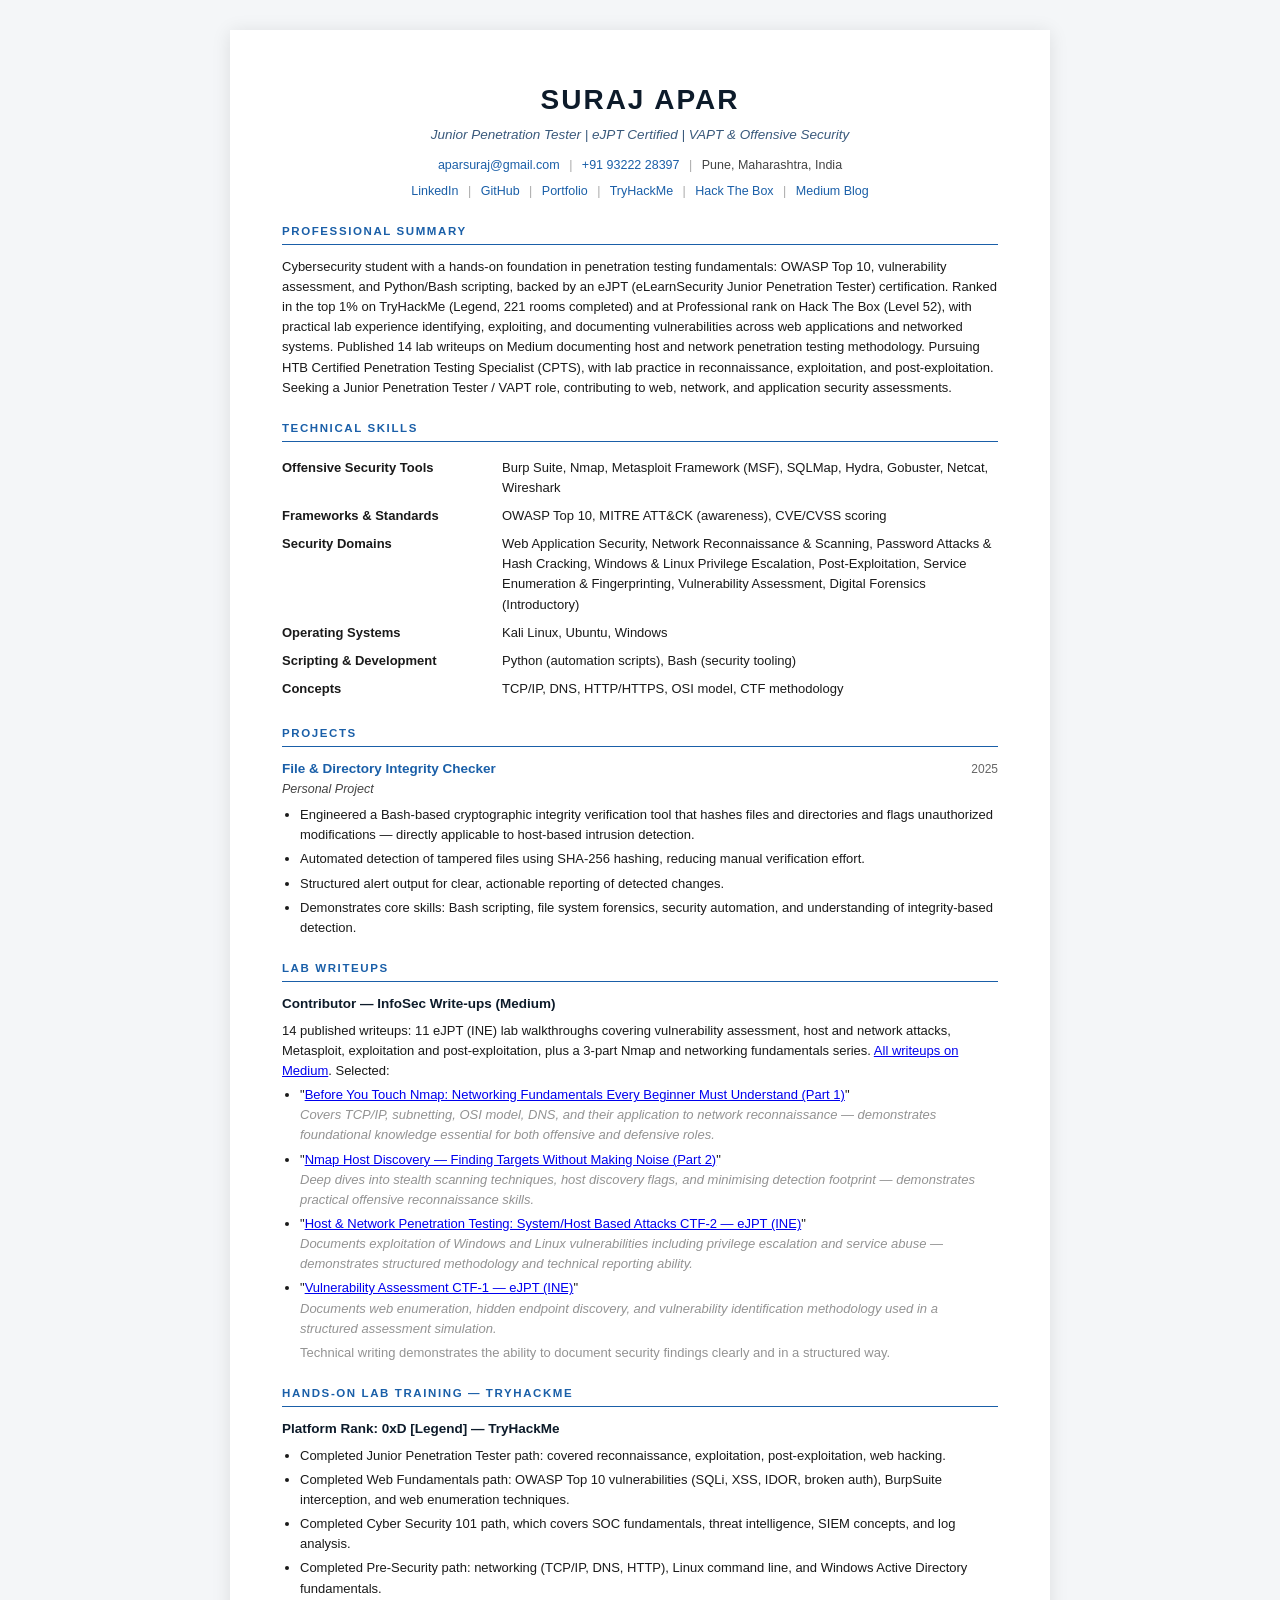
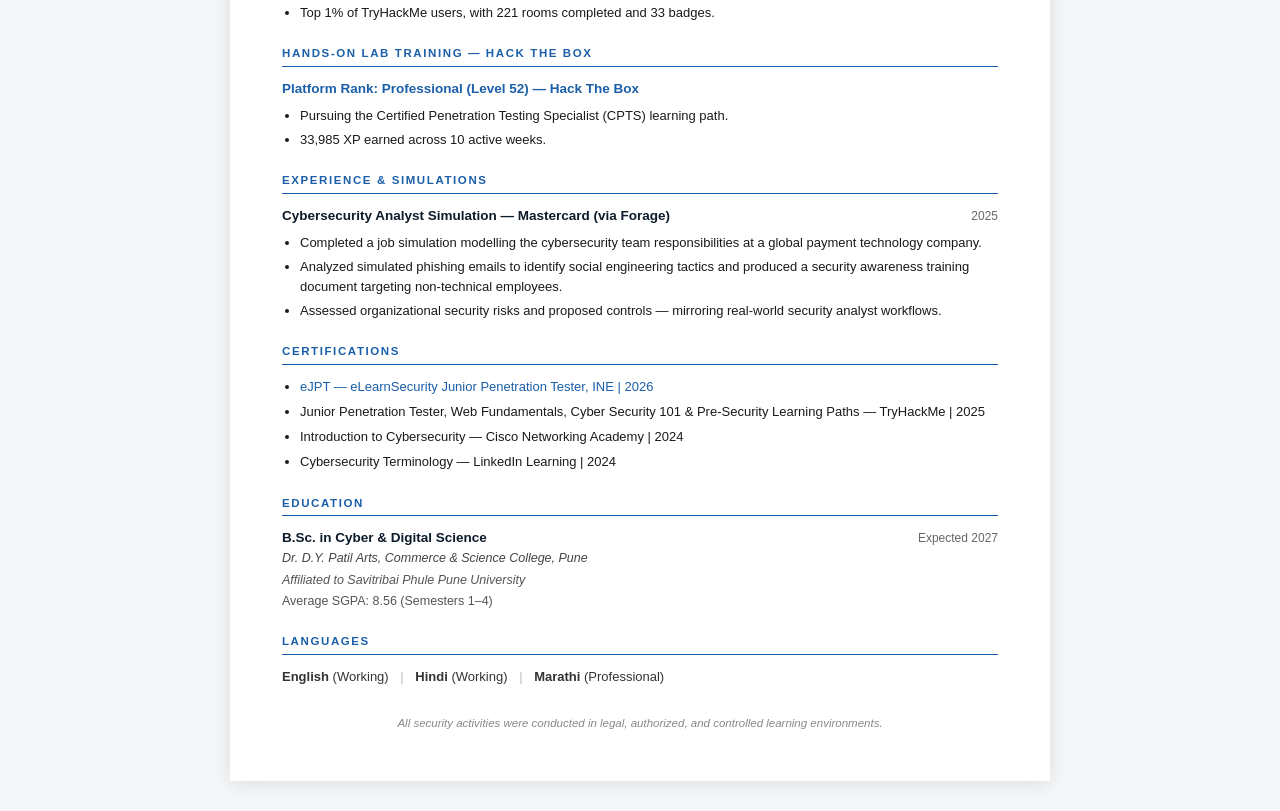
<file: resume.html>
<!DOCTYPE html>
<html lang="en">
<head>
  <meta charset="UTF-8" />
  <meta name="viewport" content="width=device-width, initial-scale=1.0" />
  <title>Suraj Apar - Cybersecurity Resume</title>
  <style>
    *, *::before, *::after { box-sizing: border-box; margin: 0; padding: 0; }

    body {
      font-family: 'Segoe UI', Arial, sans-serif;
      font-size: 14px;
      line-height: 1.55;
      color: #1a1a1a;
      background: #f4f6f8;
      padding: 30px 16px;
    }

    .page {
      max-width: 820px;
      margin: 0 auto;
      background: #fff;
      padding: 48px 52px;
      box-shadow: 0 2px 18px rgba(0,0,0,0.10);
    }

    /* ── Header ── */
    .header { text-align: center; margin-bottom: 22px; }
    .header h1 {
      font-size: 28px;
      font-weight: 700;
      letter-spacing: 2px;
      text-transform: uppercase;
      color: #0d1b2a;
      margin-bottom: 4px;
    }
    .header .subtitle {
      font-size: 13.5px;
      color: #3a5a7c;
      font-style: italic;
      margin-bottom: 10px;
    }
    .contact-line {
      font-size: 12.5px;
      color: #444;
      margin-bottom: 6px;
    }
    .contact-line a { color: #1a5fa8; text-decoration: none; }
    .contact-line a:hover { text-decoration: underline; }
    .contact-line span { margin: 0 6px; color: #aaa; }

    /* ── Section ── */
    .section { margin-top: 22px; }
    .section-title {
      font-size: 11.5px;
      font-weight: 700;
      letter-spacing: 1.6px;
      text-transform: uppercase;
      color: #1a5fa8;
      border-bottom: 1.5px solid #1a5fa8;
      padding-bottom: 3px;
      margin-bottom: 12px;
    }

    /* ── Entry block ── */
    .entry { margin-bottom: 14px; }
    .entry-header {
      display: flex;
      justify-content: space-between;
      align-items: baseline;
      flex-wrap: wrap;
      gap: 4px;
    }
    .entry-title { font-weight: 700; font-size: 13.5px; color: #0d1b2a; }
    .entry-title a { color: #1a5fa8; text-decoration: none; }
    .entry-title a:hover { text-decoration: underline; }
    .entry-org { font-size: 12.5px; color: #444; font-style: italic; }
    .entry-date { font-size: 12px; color: #666; white-space: nowrap; }

    ul.bullets {
      margin: 6px 0 0 18px;
      list-style: disc;
    }
    ul.bullets li { margin-bottom: 4px; font-size: 13px; }

    /* ── Skills grid ── */
    .skills-table { width: 100%; border-collapse: collapse; }
    .skills-table td {
      vertical-align: top;
      padding: 4px 6px 4px 0;
      font-size: 13px;
    }
    .skills-table td:first-child {
      font-weight: 700;
      color: #1a1a1a;
      white-space: nowrap;
      padding-right: 10px;
      width: 220px;
    }

    /* ── Certs ── */
    ul.certs { margin: 0 0 0 18px; list-style: disc; }
    ul.certs li { margin-bottom: 5px; font-size: 13px; }
    ul.certs a { color: #1a5fa8; text-decoration: none; }
    ul.certs a:hover { text-decoration: underline; }

    /* ── Languages ── */
    .langs { font-size: 13px; color: #333; }
    .langs span { margin: 0 8px; color: #bbb; }

    /* ── Footer disclaimer ── */
    .disclaimer {
      margin-top: 28px;
      font-size: 11.5px;
      color: #888;
      text-align: center;
      font-style: italic;
    }
  </style>
</head>
<body>
<div class="page">

  <!-- ════ HEADER ════ -->
  <div class="header">
    <h1>Suraj Apar</h1>
    <div class="subtitle">Junior Penetration Tester | eJPT Certified | VAPT &amp; Offensive Security</div>
    <div class="contact-line">
      <a href="mailto:aparsuraj@gmail.com">aparsuraj@gmail.com</a>
      <span>|</span>
      <a href="tel:+919322228397">+91 93222 28397</a>
      <span>|</span>
      Pune, Maharashtra, India
    </div>
    <div class="contact-line">
      <a href="https://linkedin.com/in/surajapar" target="_blank">LinkedIn</a>
      <span>|</span>
      <a href="https://github.com/surajapar" target="_blank">GitHub</a>
      <span>|</span>
      <a href="https://surajapar.github.io/Personal-Portfolio" target="_blank">Portfolio</a>
      <span>|</span>
      <a href="https://tryhackme.com/p/surajapar" target="_blank">TryHackMe</a>
      <span>|</span>
      <a href="https://profile.hackthebox.com/profile/019ce341-e7b7-70ae-9590-13c652988ccd" target="_blank">Hack The Box</a>
      <span>|</span>
      <a href="https://surajapar.medium.com/" target="_blank">Medium Blog</a>
    </div>
  </div>

  <!-- ════ PROFESSIONAL SUMMARY ════ -->
  <div class="section">
    <div class="section-title">Professional Summary</div>
    <p style="font-size:13px;">
      Cybersecurity student with a hands-on foundation in penetration testing fundamentals: OWASP Top 10, vulnerability assessment, and Python/Bash scripting, backed by an eJPT (eLearnSecurity Junior Penetration Tester) certification. Ranked in the top 1% on TryHackMe (Legend, 221 rooms completed) and at Professional rank on Hack The Box (Level 52), with practical lab experience identifying, exploiting, and documenting vulnerabilities across web applications and networked systems. Published 14 lab writeups on Medium documenting host and network penetration testing methodology. Pursuing HTB Certified Penetration Testing Specialist (CPTS), with lab practice in reconnaissance, exploitation, and post-exploitation. Seeking a Junior Penetration Tester / VAPT role, contributing to web, network, and application security assessments.
    </p>
  </div>

  <!-- ════ TECHNICAL SKILLS ════ -->
  <div class="section">
    <div class="section-title">Technical Skills</div>
    <table class="skills-table">
      <tr>
        <td>Offensive Security Tools</td>
        <td>Burp Suite, Nmap, Metasploit Framework (MSF), SQLMap, Hydra, Gobuster, Netcat, Wireshark</td>
      </tr>
      <tr>
        <td>Frameworks &amp; Standards</td>
        <td>OWASP Top 10, MITRE ATT&amp;CK (awareness), CVE/CVSS scoring</td>
      </tr>
      <tr>
        <td>Security Domains</td>
        <td>Web Application Security, Network Reconnaissance &amp; Scanning, Password Attacks &amp; Hash Cracking, Windows &amp; Linux Privilege Escalation, Post-Exploitation, Service Enumeration &amp; Fingerprinting, Vulnerability Assessment, Digital Forensics (Introductory)</td>
      </tr>
      <tr>
        <td>Operating Systems</td>
        <td>Kali Linux, Ubuntu, Windows</td>
      </tr>
      <tr>
        <td>Scripting &amp; Development</td>
        <td>Python (automation scripts), Bash (security tooling)</td>
      </tr>
      <tr>
        <td>Concepts</td>
        <td>TCP/IP, DNS, HTTP/HTTPS, OSI model, CTF methodology</td>
      </tr>
    </table>
  </div>

  <!-- ════ PROJECTS ════ -->
  <div class="section">
    <div class="section-title">Projects</div>
    <div class="entry">
      <div class="entry-header">
        <span class="entry-title">
          <a href="https://github.com/surajapar/integrity_checker" target="_blank">File &amp; Directory Integrity Checker</a>
        </span>
        <span class="entry-date">2025</span>
      </div>
      <div class="entry-org">Personal Project</div>
      <ul class="bullets">
        <li>Engineered a Bash-based cryptographic integrity verification tool that hashes files and directories and flags unauthorized modifications — directly applicable to host-based intrusion detection.</li>
        <li>Automated detection of tampered files using SHA-256 hashing, reducing manual verification effort.</li>
        <li>Structured alert output for clear, actionable reporting of detected changes.</li>
        <li>Demonstrates core skills: Bash scripting, file system forensics, security automation, and understanding of integrity-based detection.</li>
      </ul>
    </div>
  </div>

  <!-- ════ LAB WRITEUPS ════ -->
  <div class="section">
    <div class="section-title">Lab Writeups</div>
    <div class="entry">
      <div class="entry-header">
        <span class="entry-title">Contributor — InfoSec Write-ups (Medium)</span>
      </div>
      <ul class="bullets">
        <li style="list-style-type: none; margin-left: -18px;">14 published writeups: 11 eJPT (INE) lab walkthroughs covering vulnerability assessment, host and network attacks, Metasploit, exploitation and post-exploitation, plus a 3-part Nmap and networking fundamentals series. <a href="https://surajapar.medium.com/" target="_blank">All writeups on Medium</a>. Selected:</li>
        <li>"<a href="https://infosecwriteups.com/before-you-touch-nmap-networking-fundamentals-every-beginner-must-understand-b65ea907ca87" target="_blank">Before You Touch Nmap: Networking Fundamentals Every Beginner Must Understand (Part 1)</a>" <br> <i style="color: rgb(147, 147, 147);">Covers TCP/IP, subnetting, OSI model, DNS, and their application to network reconnaissance — demonstrates foundational knowledge essential for both offensive and defensive roles.</i></li>
        <li>"<a href="https://surajapar.medium.com/nmap-host-discovery-finding-targets-without-making-noise-part-2-8f52f35cde6a" target="_blank">Nmap Host Discovery — Finding Targets Without Making Noise (Part 2)</a>" <br> <i style="color: rgb(147, 147, 147);">Deep dives into stealth scanning techniques, host discovery flags, and minimising detection footprint — demonstrates practical offensive reconnaissance skills.</i></li>
        <li>"<a href="https://infosecwriteups.com/host-network-penetration-testing-system-host-based-attacks-ctf-2-ejpt-ine-9c11f35cbcd6" target="_blank">Host &amp; Network Penetration Testing: System/Host Based Attacks CTF-2 — eJPT (INE)</a>" <br> <i style="color: rgb(147, 147, 147);">Documents exploitation of Windows and Linux vulnerabilities including privilege escalation and service abuse — demonstrates structured methodology and technical reporting ability.</i></li>
        <li>"<a href="https://infosecwriteups.com/assessment-methodologies-vulnerability-assessment-ctf-1-ejpt-ine-f487e0b2cef5" target="_blank">Vulnerability Assessment CTF-1 — eJPT (INE)</a>" <br> <i style="color: rgb(147, 147, 147);">Documents web enumeration, hidden endpoint discovery, and vulnerability identification methodology used in a structured assessment simulation.</i></li>
        <li style="color: rgb(147, 147, 147);list-style-type: none;">Technical writing demonstrates the ability to document security findings clearly and in a structured way.</li>
      </ul>
    </div>
  </div>

  <!-- ════ TRYHACKME ════ -->
  <div class="section">
    <div class="section-title">Hands-On Lab Training — TryHackMe</div>
    <div class="entry">
      <div class="entry-header">
        <span class="entry-title">Platform Rank: 0xD [Legend] — TryHackMe</span>
      </div>
      <ul class="bullets">
        <li>Completed Junior Penetration Tester path: covered reconnaissance, exploitation, post-exploitation, web hacking.</li>
        <li>Completed Web Fundamentals path: OWASP Top 10 vulnerabilities (SQLi, XSS, IDOR, broken auth), BurpSuite interception, and web enumeration techniques.</li>
        <li>Completed Cyber Security 101 path, which covers SOC fundamentals, threat intelligence, SIEM concepts, and log analysis.</li>
        <li>Completed Pre-Security path: networking (TCP/IP, DNS, HTTP), Linux command line, and Windows Active Directory fundamentals.</li>
        <li>Top 1% of TryHackMe users, with 221 rooms completed and 33 badges.</li>
      </ul>
    </div>
  </div>

  <!-- ════ HACK THE BOX ════ -->
  <div class="section">
    <div class="section-title">Hands-On Lab Training — Hack The Box</div>
    <div class="entry">
      <div class="entry-header">
        <span class="entry-title"><a href="https://profile.hackthebox.com/profile/019ce341-e7b7-70ae-9590-13c652988ccd" target="_blank">Platform Rank: Professional (Level 52) — Hack The Box</a></span>
      </div>
      <ul class="bullets">
        <li>Pursuing the Certified Penetration Testing Specialist (CPTS) learning path.</li>
        <li>33,985 XP earned across 10 active weeks.</li>
      </ul>
    </div>
  </div>

  <!-- ════ EXPERIENCE ════ -->
  <div class="section">
    <div class="section-title">Experience &amp; Simulations</div>
    <div class="entry">
      <div class="entry-header">
        <span class="entry-title">Cybersecurity Analyst Simulation — Mastercard (via Forage)</span>
        <span class="entry-date">2025</span>
      </div>
      <ul class="bullets">
        <li>Completed a job simulation modelling the cybersecurity team responsibilities at a global payment technology company.</li>
        <li>Analyzed simulated phishing emails to identify social engineering tactics and produced a security awareness training document targeting non-technical employees.</li>
        <li>Assessed organizational security risks and proposed controls — mirroring real-world security analyst workflows.</li>
      </ul>
    </div>
  </div>

  <!-- ════ CERTIFICATIONS ════ -->
  <div class="section">
    <div class="section-title">Certifications</div>
    <ul class="certs">
      <li><a href="https://certs.ine.com/fe0529c8-dd70-414a-a664-14a3e9ae5708#acc.drWuHVsK" target="_blank">eJPT — eLearnSecurity Junior Penetration Tester, INE | 2026</a></li>
      <li>Junior Penetration Tester, Web Fundamentals, Cyber Security 101 &amp; Pre-Security Learning Paths — TryHackMe | 2025</li>
      <li>Introduction to Cybersecurity — Cisco Networking Academy | 2024</li>
      <li>Cybersecurity Terminology — LinkedIn Learning | 2024</li>
    </ul>
  </div>

  <!-- ════ EDUCATION ════ -->
  <div class="section">
    <div class="section-title">Education</div>
    <div class="entry">
      <div class="entry-header">
        <span class="entry-title">B.Sc. in Cyber &amp; Digital Science</span>
        <span class="entry-date">Expected 2027</span>
      </div>
      <div class="entry-org">Dr. D.Y. Patil Arts, Commerce &amp; Science College, Pune</div>
      <div style="font-size:12.5px;color:#555;margin-top:2px;font-style:italic;">Affiliated to Savitribai Phule Pune University</div>
      <div style="font-size:12.5px;color:#555;margin-top:2px;">Average SGPA: 8.56 (Semesters 1–4)</div>
    </div>
  </div>

  <!-- ════ LANGUAGES ════ -->
  <div class="section">
    <div class="section-title">Languages</div>
    <div class="langs">
      <strong>English</strong> (Working)
      <span>|</span>
      <strong>Hindi</strong> (Working)
      <span>|</span>
      <strong>Marathi</strong> (Professional)
    </div>
  </div>

  <div class="disclaimer">All security activities were conducted in legal, authorized, and controlled learning environments.</div>

</div>
</body>
</html>
</file>
